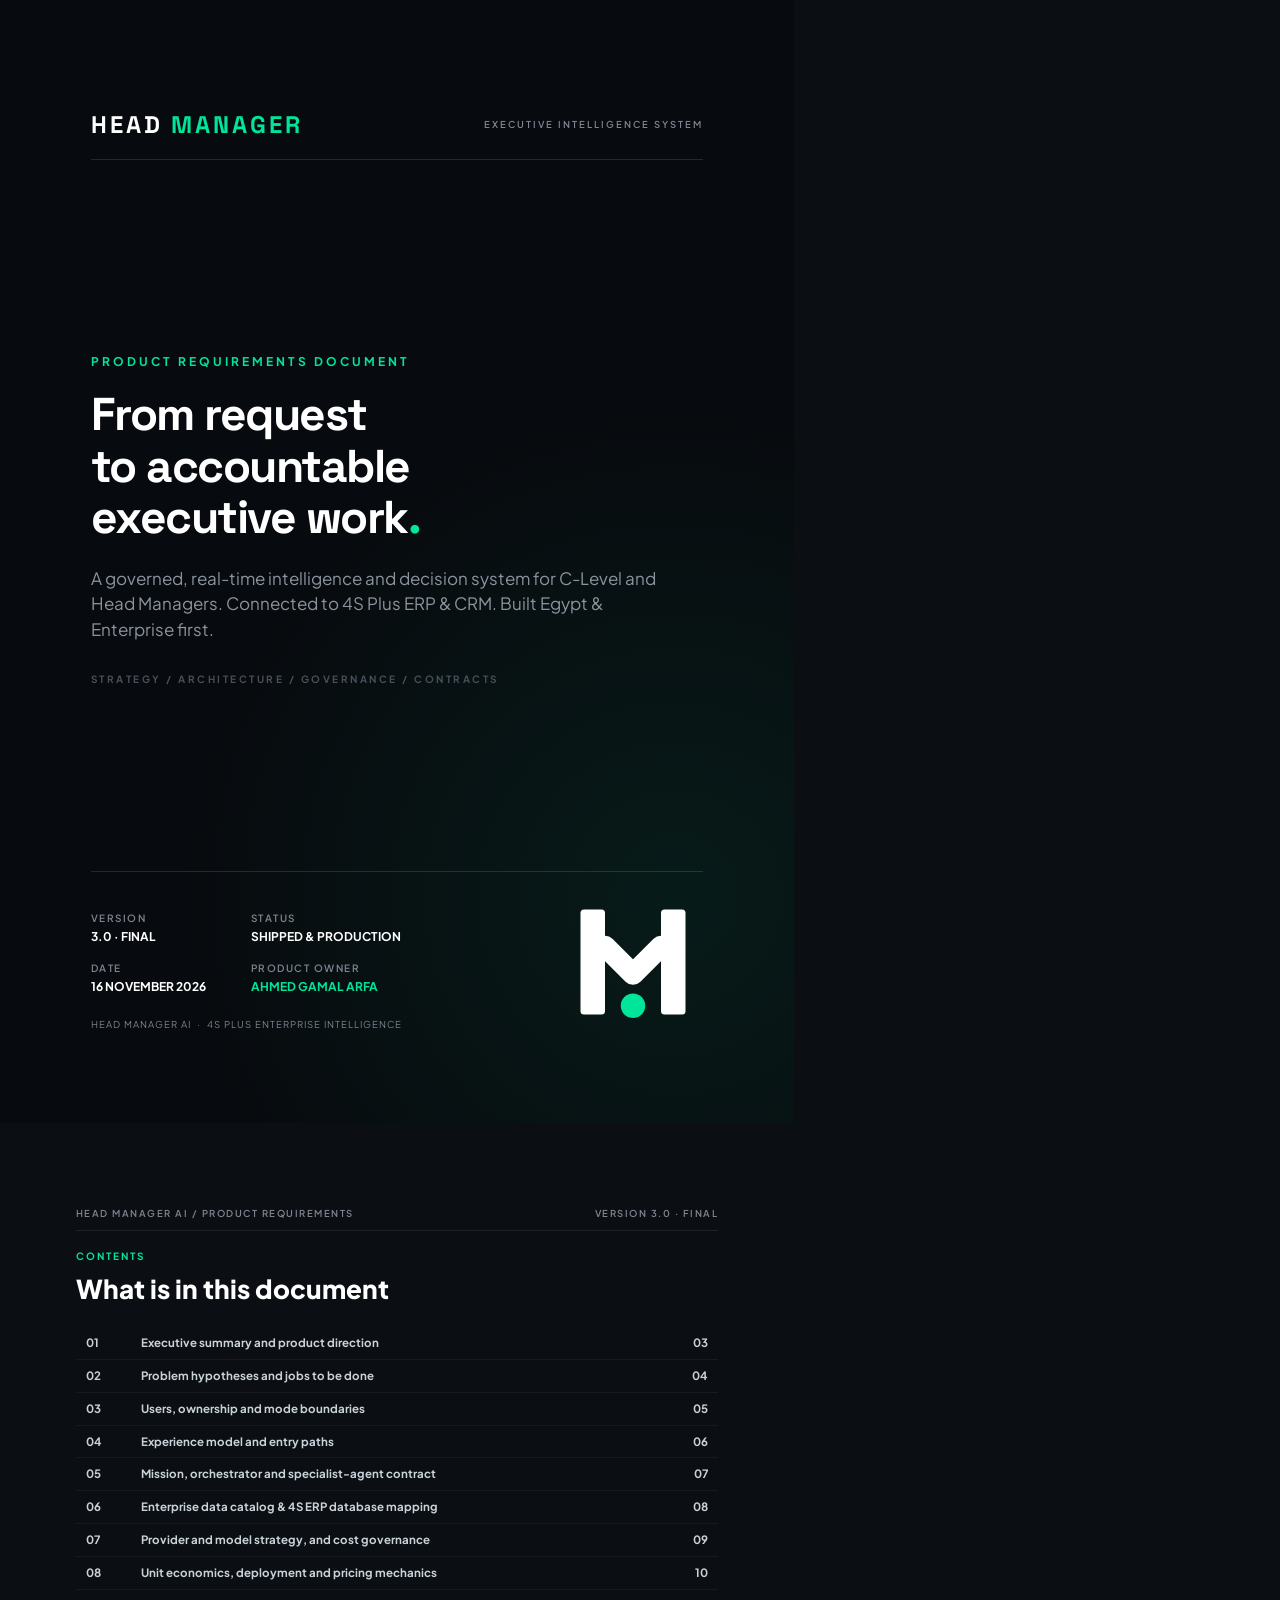
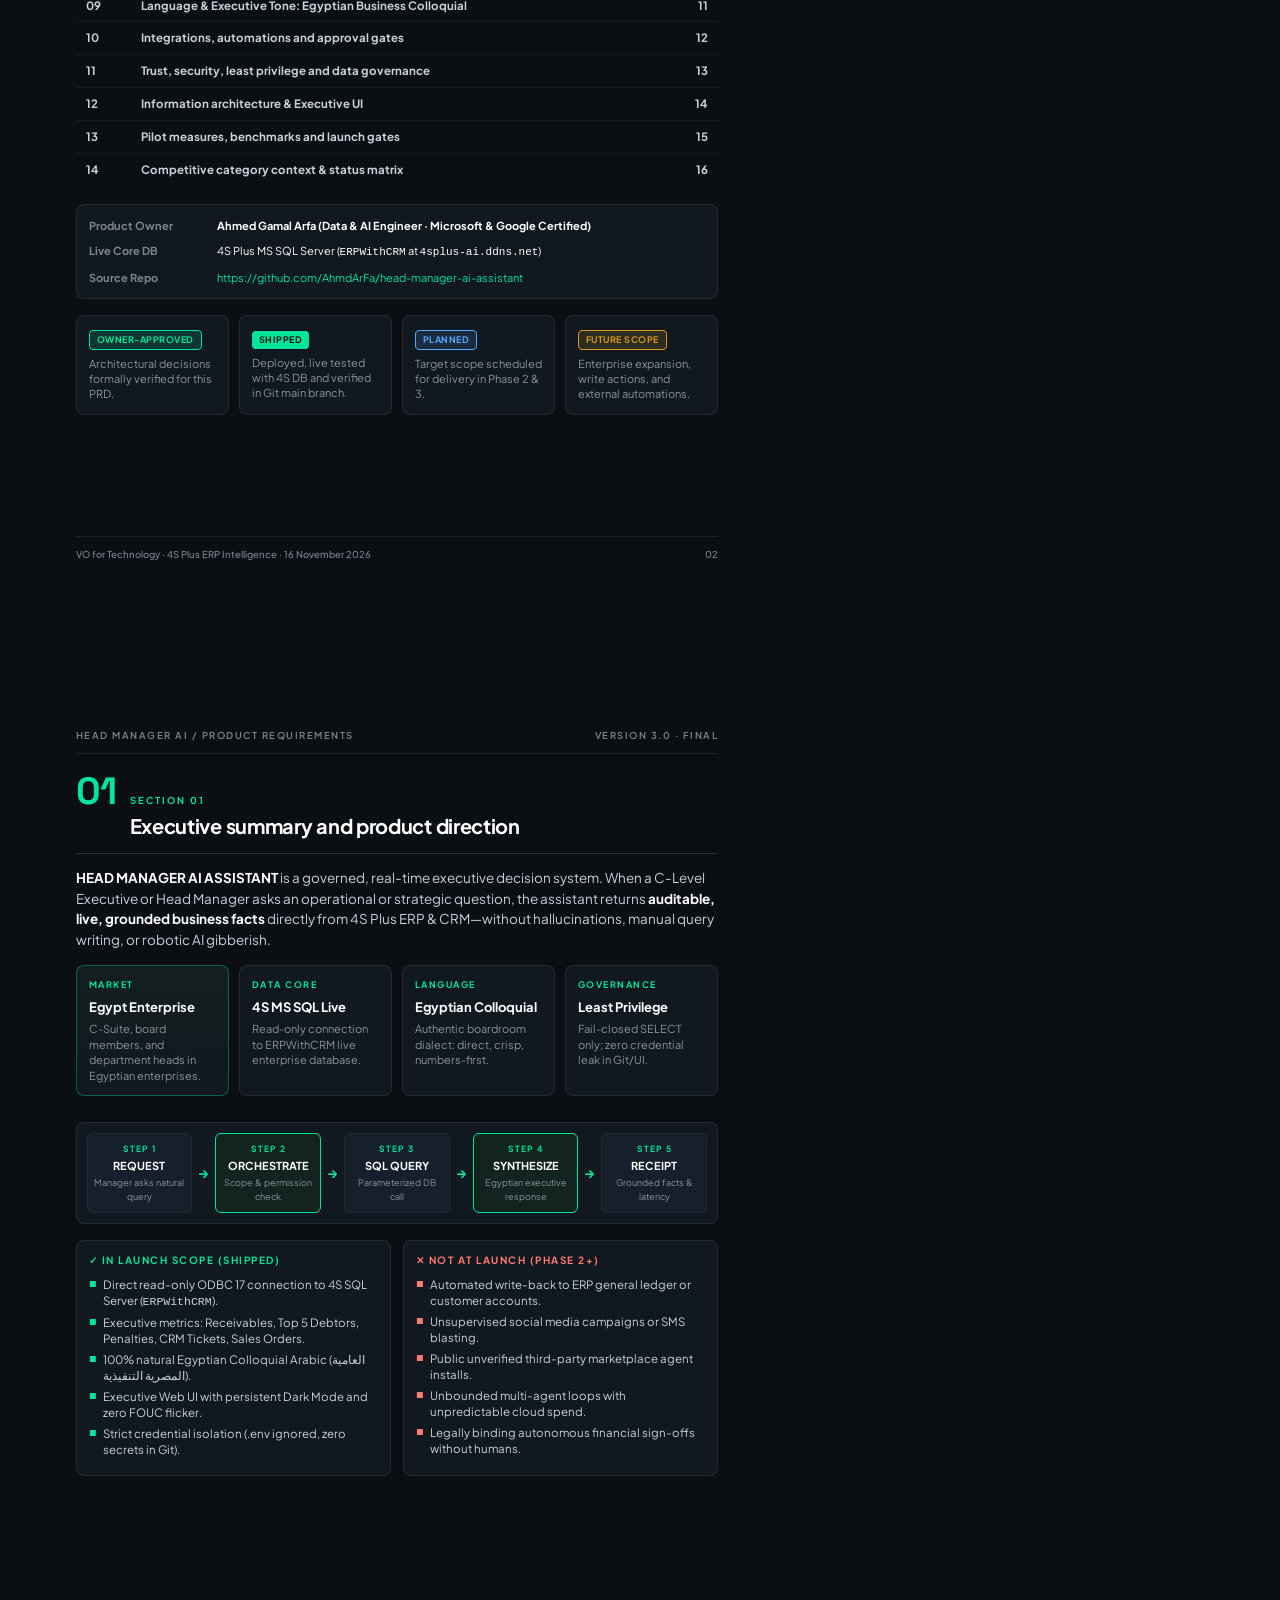
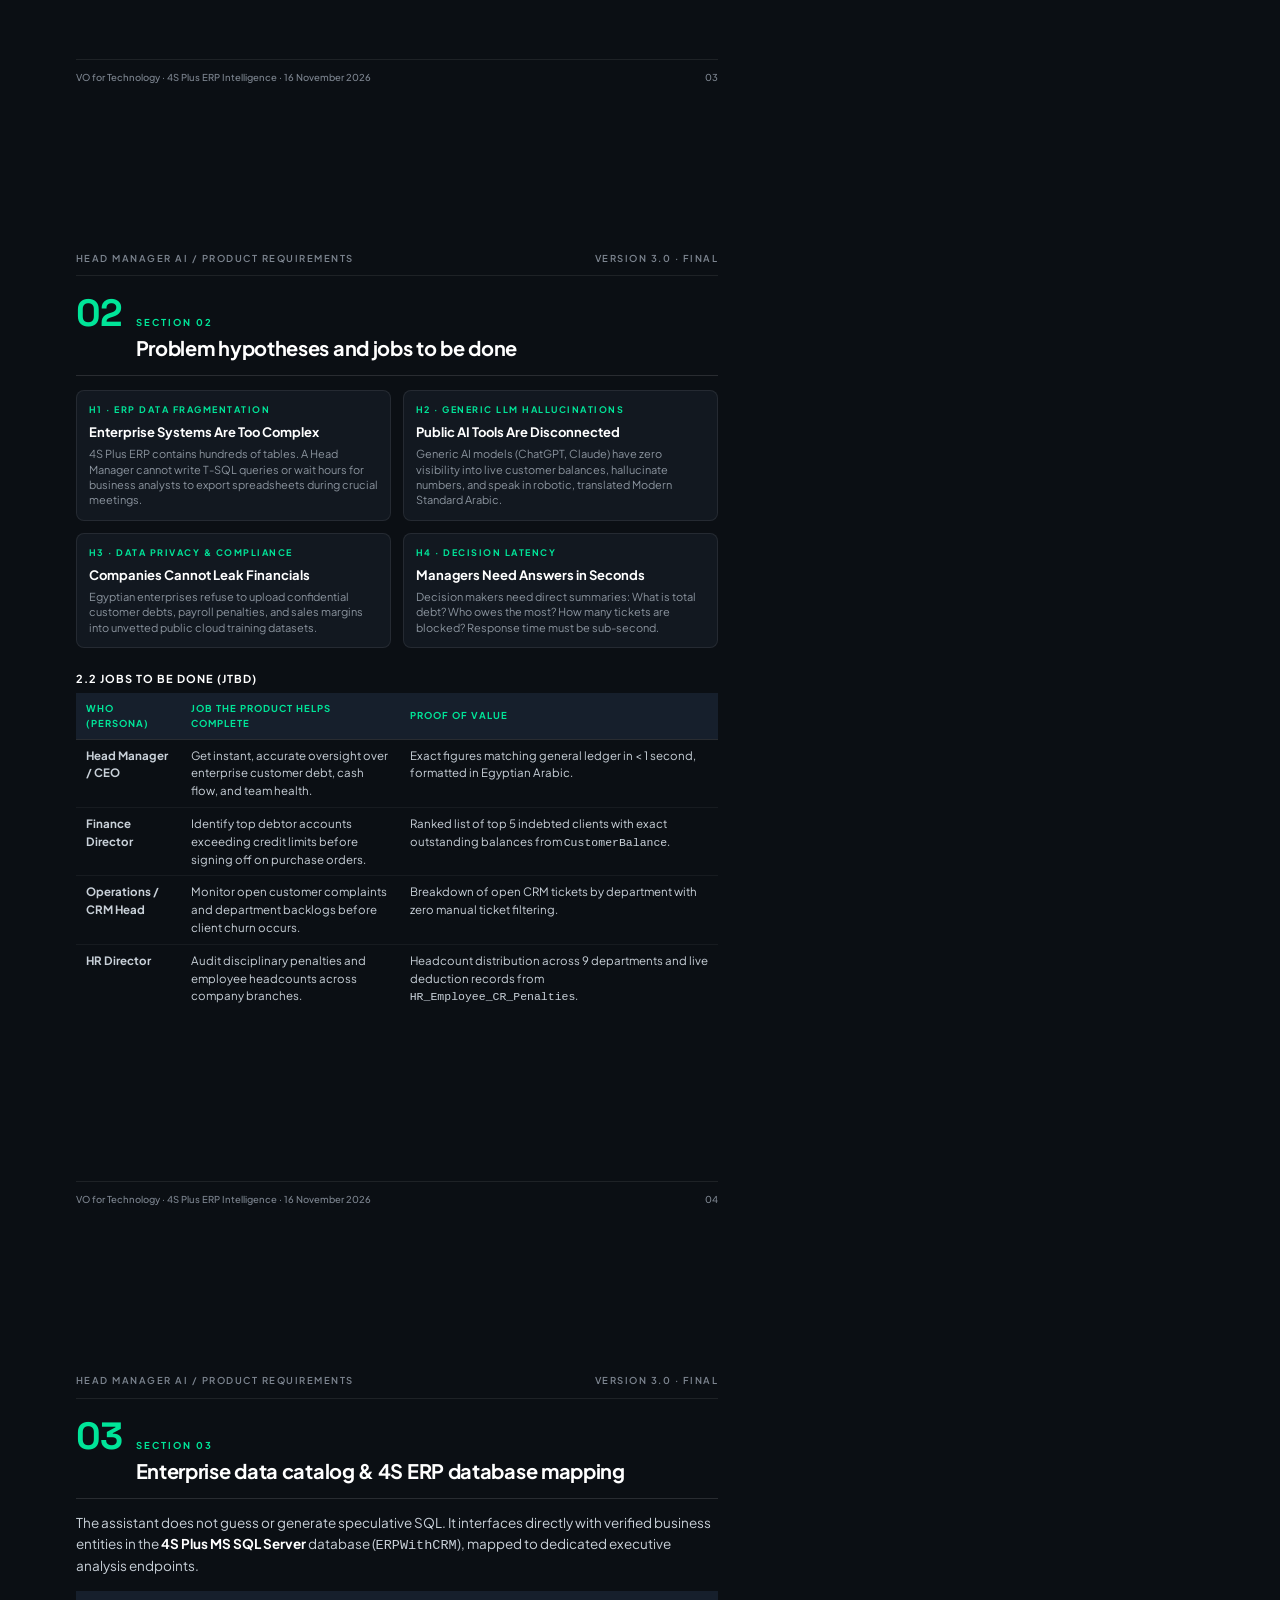
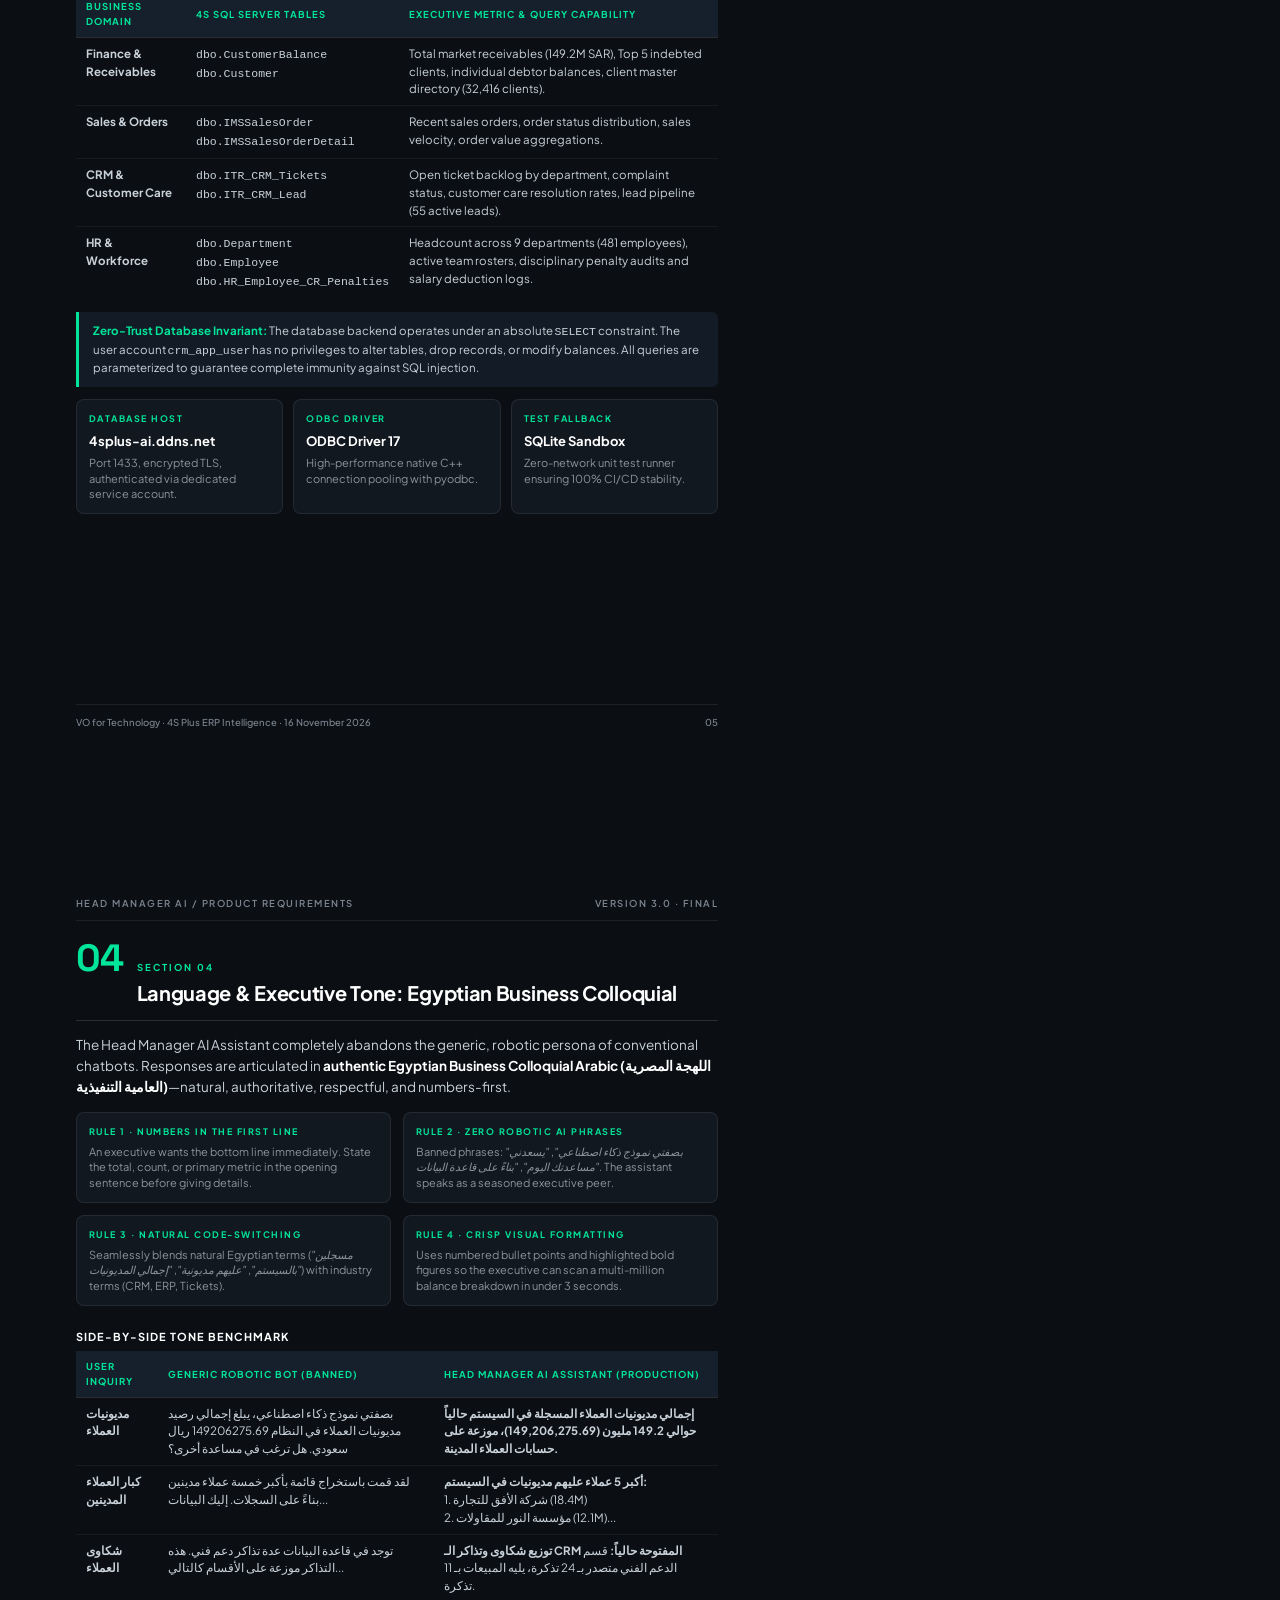
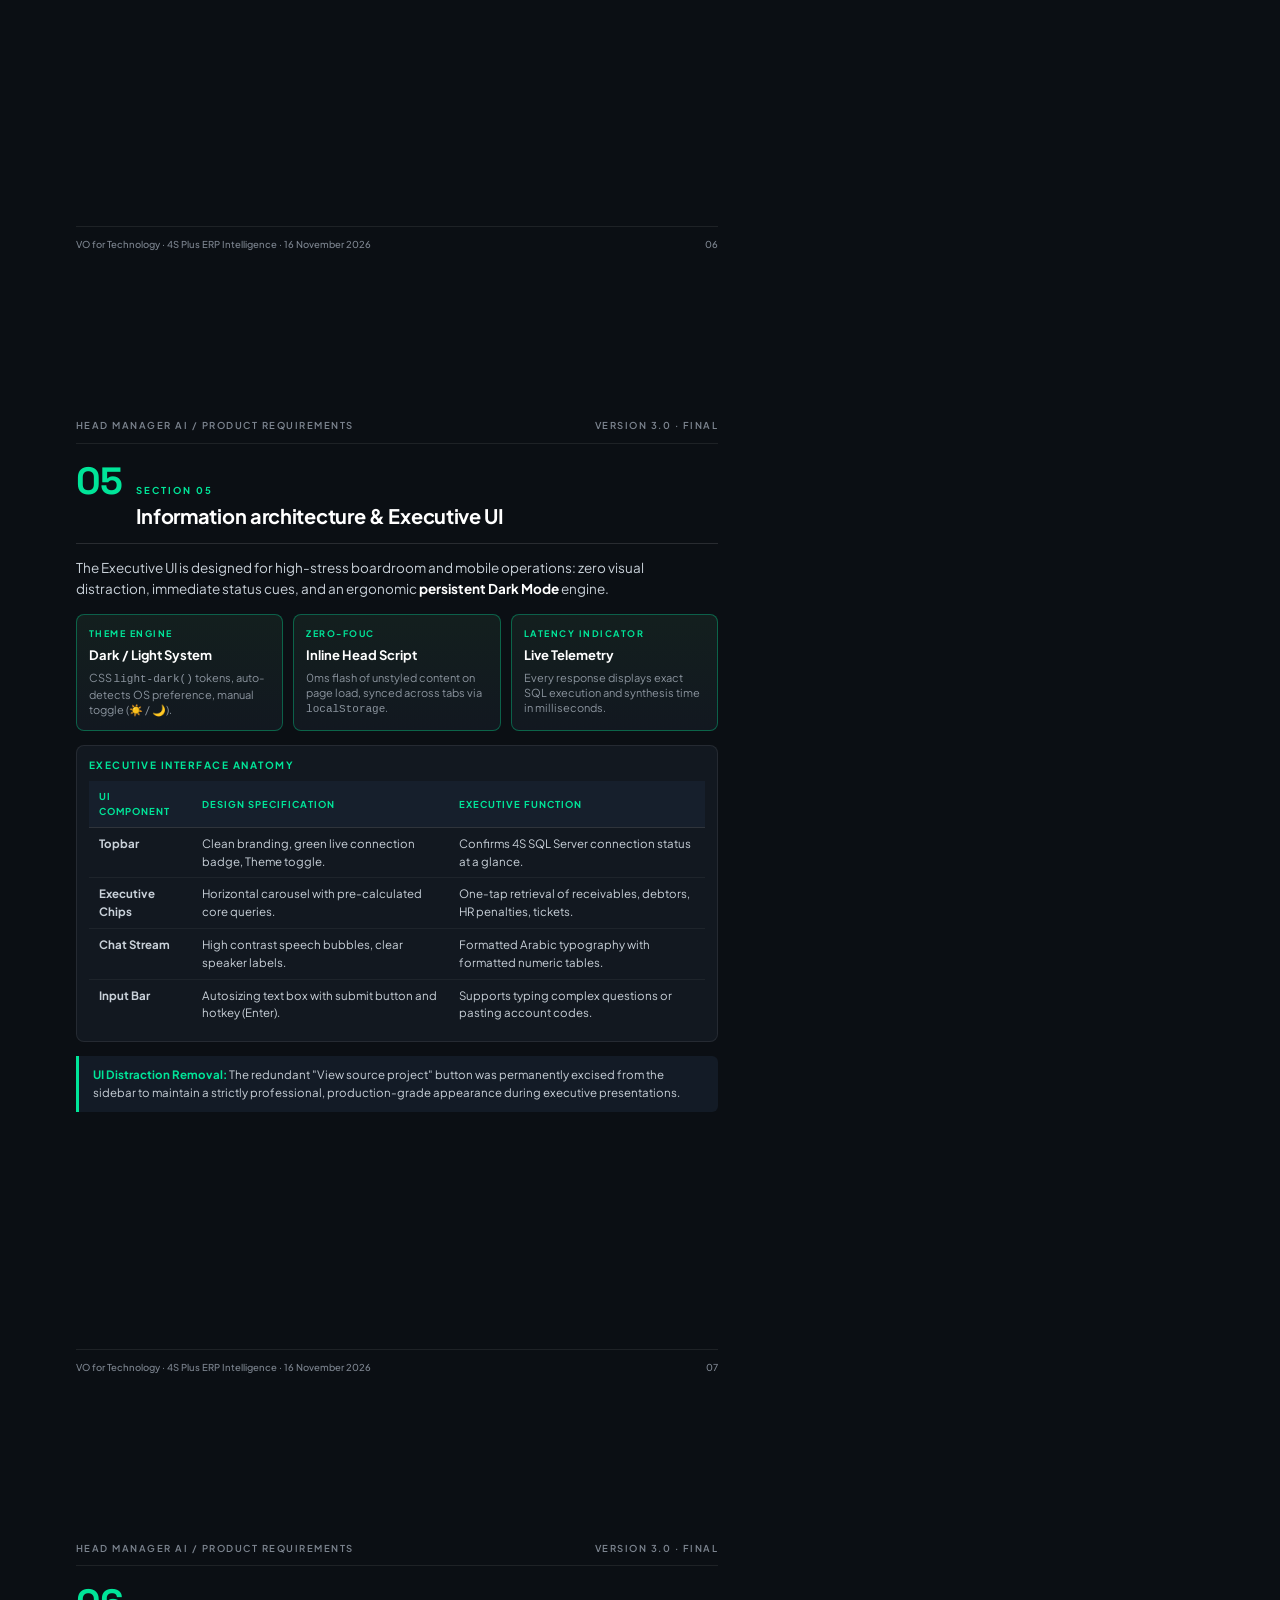
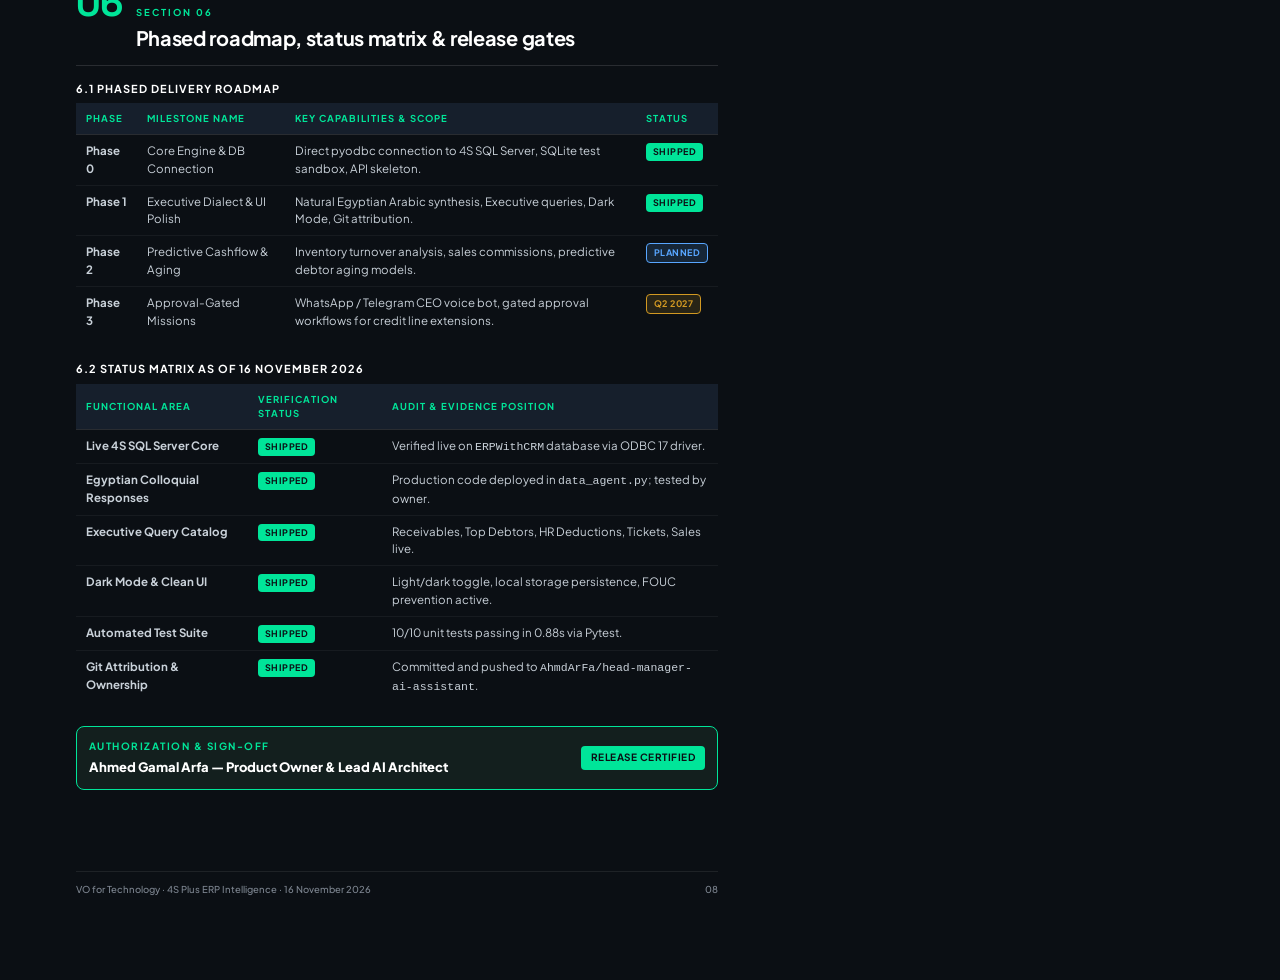
<file: docs/head_manager_prd.html>
<!DOCTYPE html>
<html lang="en">
<head>
<meta charset="UTF-8">
<title>Head Manager AI Assistant - Product Requirements Document (PRD v3.0)</title>
<style>
  @import url('https://fonts.googleapis.com/css2?family=Plus+Jakarta+Sans:wght@300;400;500;600;700;800&family=Space+Grotesk:wght@500;700&display=swap');

  @page {
    size: A4 portrait;
    margin: 0;
  }

  *, *::before, *::after {
    box-sizing: border-box;
    margin: 0;
    padding: 0;
  }

  body {
    font-family: 'Plus Jakarta Sans', -apple-system, BlinkMacSystemFont, 'Segoe UI', Roboto, sans-serif;
    background-color: #0b0f14;
    color: #e6edf3;
    -webkit-print-color-adjust: exact;
    print-color-adjust: exact;
    font-size: 13px;
    line-height: 1.55;
  }

  .page {
    width: 210mm;
    height: 297mm;
    max-height: 297mm;
    padding: 22mm 20mm;
    position: relative;
    page-break-after: always;
    page-break-inside: avoid;
    overflow: hidden;
    background: #0b0f14;
    display: flex;
    flex-direction: column;
    justify-content: space-between;
  }

  /* Running Header */
  .running-header {
    display: flex;
    justify-content: space-between;
    align-items: center;
    font-size: 9.5px;
    letter-spacing: 1.5px;
    text-transform: uppercase;
    color: #7d8590;
    border-bottom: 1px solid rgba(255, 255, 255, 0.08);
    padding-bottom: 10px;
    margin-bottom: 18px;
    font-weight: 600;
  }

  /* Running Footer */
  .running-footer {
    display: flex;
    justify-content: space-between;
    align-items: center;
    font-size: 9.5px;
    color: #7d8590;
    border-top: 1px solid rgba(255, 255, 255, 0.08);
    padding-top: 10px;
    margin-top: 16px;
    font-weight: 500;
  }

  .page-content {
    flex: 1;
    display: flex;
    flex-direction: column;
  }

  /* Section Title Block */
  .section-badge-row {
    display: flex;
    align-items: baseline;
    gap: 14px;
    margin-bottom: 14px;
    border-bottom: 1px solid rgba(255, 255, 255, 0.12);
    padding-bottom: 12px;
  }

  .section-num {
    font-family: 'Space Grotesk', sans-serif;
    font-size: 38px;
    font-weight: 700;
    line-height: 1;
    color: #00e599;
    letter-spacing: -1px;
  }

  .section-title-wrap {
    display: flex;
    flex-direction: column;
  }

  .section-eyebrow {
    font-size: 9.5px;
    font-weight: 700;
    letter-spacing: 2px;
    text-transform: uppercase;
    color: #00e599;
    margin-bottom: 2px;
  }

  .section-title {
    font-size: 20px;
    font-weight: 700;
    color: #ffffff;
    letter-spacing: -0.3px;
  }

  .lead-p {
    font-size: 13.5px;
    color: #c9d1d9;
    margin-bottom: 14px;
    line-height: 1.55;
  }

  .lead-p strong {
    color: #ffffff;
  }

  /* Cards Grid */
  .grid-4 {
    display: grid;
    grid-template-columns: repeat(4, 1fr);
    gap: 10px;
    margin-bottom: 14px;
  }

  .grid-2 {
    display: grid;
    grid-template-columns: repeat(2, 1fr);
    gap: 12px;
    margin-bottom: 14px;
  }

  .grid-3 {
    display: grid;
    grid-template-columns: repeat(3, 1fr);
    gap: 10px;
    margin-bottom: 14px;
  }

  .card {
    background: #121820;
    border: 1px solid rgba(255, 255, 255, 0.08);
    border-radius: 8px;
    padding: 12px;
  }

  .card.highlight {
    border-color: rgba(0, 229, 153, 0.35);
    background: linear-gradient(180deg, #131f1e 0%, #121820 100%);
  }

  .card-label {
    font-size: 9px;
    font-weight: 700;
    letter-spacing: 1.5px;
    text-transform: uppercase;
    color: #00e599;
    margin-bottom: 5px;
  }

  .card-value {
    font-size: 13px;
    font-weight: 700;
    color: #ffffff;
    margin-bottom: 4px;
  }

  .card-desc {
    font-size: 11px;
    color: #8b949e;
    line-height: 1.4;
  }

  /* Tables */
  table {
    width: 100%;
    border-collapse: collapse;
    margin-bottom: 14px;
    font-size: 11.5px;
  }

  th {
    background: #161f2c;
    color: #00e599;
    font-weight: 700;
    text-transform: uppercase;
    font-size: 9.5px;
    letter-spacing: 1px;
    padding: 8px 10px;
    text-align: left;
    border-bottom: 1px solid rgba(255, 255, 255, 0.12);
  }

  td {
    padding: 7px 10px;
    border-bottom: 1px solid rgba(255, 255, 255, 0.05);
    color: #c9d1d9;
    vertical-align: top;
  }

  tr:last-child td {
    border-bottom: none;
  }

  .badge {
    display: inline-block;
    padding: 2px 7px;
    border-radius: 4px;
    font-size: 9px;
    font-weight: 700;
    letter-spacing: 0.5px;
    text-transform: uppercase;
  }

  .badge-shipped { background: #00e599; color: #0b0f14; }
  .badge-approved { background: rgba(0, 229, 153, 0.15); color: #00e599; border: 1px solid #00e599; }
  .badge-planned { background: rgba(88, 166, 255, 0.15); color: #58a6ff; border: 1px solid #58a6ff; }
  .badge-later { background: rgba(210, 153, 34, 0.15); color: #d29922; border: 1px solid #d29922; }

  /* Flow Diagram */
  .flow-row {
    display: flex;
    align-items: center;
    justify-content: space-between;
    gap: 6px;
    margin: 12px 0 16px;
    background: #121820;
    padding: 10px;
    border-radius: 8px;
    border: 1px solid rgba(255, 255, 255, 0.08);
  }

  .flow-step {
    flex: 1;
    text-align: center;
    background: #161f2c;
    padding: 8px 6px;
    border-radius: 6px;
    border: 1px solid rgba(255, 255, 255, 0.05);
  }

  .flow-step.active {
    border-color: #00e599;
    background: #132420;
  }

  .flow-step-num {
    font-size: 8.5px;
    font-weight: 700;
    letter-spacing: 1px;
    color: #00e599;
    text-transform: uppercase;
  }

  .flow-step-name {
    font-size: 11px;
    font-weight: 700;
    color: #ffffff;
    margin: 2px 0;
  }

  .flow-step-desc {
    font-size: 9px;
    color: #8b949e;
  }

  .flow-arrow {
    color: #00e599;
    font-size: 14px;
    font-weight: bold;
  }

  /* Alert Box */
  .callout {
    background: #131b26;
    border-left: 3px solid #00e599;
    border-radius: 0 6px 6px 0;
    padding: 10px 14px;
    margin-bottom: 12px;
    font-size: 11.5px;
    color: #c9d1d9;
  }

  .callout strong {
    color: #00e599;
  }

  /* Scope Boxes */
  .scope-box {
    background: #121820;
    border-radius: 8px;
    padding: 12px;
    border: 1px solid rgba(255, 255, 255, 0.08);
  }

  .scope-title {
    font-size: 10px;
    font-weight: 700;
    letter-spacing: 1.5px;
    text-transform: uppercase;
    margin-bottom: 8px;
    display: flex;
    align-items: center;
    gap: 6px;
  }

  .scope-title.in { color: #00e599; }
  .scope-title.out { color: #ff7b72; }

  .scope-list {
    list-style: none;
    font-size: 11.5px;
    color: #c9d1d9;
  }

  .scope-list li {
    position: relative;
    padding-left: 14px;
    margin-bottom: 5px;
    line-height: 1.4;
  }

  .scope-list.in li::before {
    content: "■";
    position: absolute;
    left: 0;
    color: #00e599;
    font-size: 8px;
    top: 2px;
  }

  .scope-list.out li::before {
    content: "■";
    position: absolute;
    left: 0;
    color: #ff7b72;
    font-size: 8px;
    top: 2px;
  }

  /* Cover Page Styling */
  .cover-page {
    background: radial-gradient(circle at 85% 80%, rgba(0, 229, 153, 0.08) 0%, transparent 45%), #070a0e;
    padding: 28mm 24mm 24mm;
    display: flex;
    flex-direction: column;
    justify-content: space-between;
  }

  .cover-top {
    display: flex;
    justify-content: space-between;
    align-items: center;
    border-bottom: 1px solid rgba(255, 255, 255, 0.12);
    padding-bottom: 16px;
  }

  .cover-logo-text {
    font-family: 'Space Grotesk', sans-serif;
    font-size: 24px;
    font-weight: 800;
    letter-spacing: 3px;
    color: #ffffff;
    display: flex;
    align-items: center;
    gap: 8px;
  }

  .cover-logo-text span {
    color: #00e599;
  }

  .cover-system-tag {
    font-size: 9.5px;
    letter-spacing: 2px;
    text-transform: uppercase;
    color: #7d8590;
    font-weight: 600;
  }

  .cover-mid {
    margin-top: 40px;
  }

  .cover-eyebrow {
    font-size: 12px;
    font-weight: 700;
    letter-spacing: 3px;
    text-transform: uppercase;
    color: #00e599;
    margin-bottom: 18px;
  }

  .cover-headline {
    font-family: 'Space Grotesk', sans-serif;
    font-size: 46px;
    font-weight: 800;
    color: #ffffff;
    line-height: 1.12;
    letter-spacing: -1.5px;
    margin-bottom: 22px;
  }

  .cover-headline span {
    color: #00e599;
  }

  .cover-subhead {
    font-size: 17px;
    color: #8b949e;
    max-width: 580px;
    line-height: 1.5;
    margin-bottom: 30px;
  }

  .cover-tags {
    font-size: 10px;
    letter-spacing: 2.5px;
    font-weight: 700;
    text-transform: uppercase;
    color: #484f58;
    margin-bottom: 30px;
  }

  .cover-bottom {
    display: flex;
    justify-content: space-between;
    align-items: flex-end;
    border-top: 1px solid rgba(255, 255, 255, 0.12);
    padding-top: 20px;
  }

  .cover-meta-grid {
    display: grid;
    grid-template-columns: 140px 160px;
    gap: 14px 20px;
    font-size: 10px;
  }

  .meta-label {
    letter-spacing: 1.5px;
    text-transform: uppercase;
    color: #7d8590;
    font-weight: 600;
    margin-bottom: 2px;
  }

  .meta-val {
    font-weight: 700;
    color: #ffffff;
    font-size: 12px;
  }

  .cover-emblem {
    width: 140px;
    height: 140px;
  }

  /* Monogram SVG */
  .emblem-svg {
    width: 100%;
    height: 100%;
  }

</style>
</head>
<body>

<!-- PAGE 1: COVER -->
<div class="page cover-page">
  <div class="cover-top">
    <div class="cover-logo-text">HEAD<span>MANAGER</span></div>
    <div class="cover-system-tag">EXECUTIVE INTELLIGENCE SYSTEM</div>
  </div>

  <div class="cover-mid">
    <div class="cover-eyebrow">PRODUCT REQUIREMENTS DOCUMENT</div>
    <div class="cover-headline">
      From request<br>
      to accountable<br>
      executive work<span>.</span>
    </div>
    <div class="cover-subhead">
      A governed, real-time intelligence and decision system for C-Level and Head Managers. Connected to 4S Plus ERP & CRM. Built Egypt & Enterprise first.
    </div>
    <div class="cover-tags">STRATEGY / ARCHITECTURE / GOVERNANCE / CONTRACTS</div>
  </div>

  <div class="cover-bottom">
    <div>
      <div class="cover-meta-grid">
        <div>
          <div class="meta-label">VERSION</div>
          <div class="meta-val">3.0 · FINAL</div>
        </div>
        <div>
          <div class="meta-label">STATUS</div>
          <div class="meta-val">SHIPPED & PRODUCTION</div>
        </div>
        <div>
          <div class="meta-label">DATE</div>
          <div class="meta-val">16 NOVEMBER 2026</div>
        </div>
        <div>
          <div class="meta-label">PRODUCT OWNER</div>
          <div class="meta-val" style="color:#00e599;">AHMED GAMAL ARFA</div>
        </div>
      </div>
      <div style="margin-top:20px; font-size:9.5px; color:#7d8590; letter-spacing:1px; text-transform:uppercase;">
        HEAD MANAGER AI &nbsp;·&nbsp; 4S PLUS ENTERPRISE INTELLIGENCE
      </div>
    </div>

    <!-- Geometric Monogram Emblem -->
    <div class="cover-emblem">
      <svg class="emblem-svg" viewBox="0 0 160 160" fill="none" xmlns="http://www.w3.org/2000/svg">
        <!-- Modernist Geometric 'H' and 'M' with Dot -->
        <rect x="20" y="20" width="28" height="120" fill="#ffffff" rx="4"/>
        <rect x="112" y="20" width="28" height="120" fill="#ffffff" rx="4"/>
        <path d="M48 62L80 94L112 62" stroke="#ffffff" stroke-width="24" stroke-linecap="round" stroke-linejoin="round"/>
        <circle cx="80" cy="130" r="14" fill="#00e599"/>
      </svg>
    </div>
  </div>
</div>

<!-- PAGE 2: TABLE OF CONTENTS & METADATA -->
<div class="page">
  <div class="running-header">
    <span>HEAD MANAGER AI / PRODUCT REQUIREMENTS</span>
    <span>VERSION 3.0 · FINAL</span>
  </div>

  <div class="page-content">
    <div style="font-size:10px; font-weight:700; letter-spacing:2px; color:#00e599; text-transform:uppercase; margin-bottom:4px;">CONTENTS</div>
    <h1 style="font-size:26px; color:#ffffff; font-weight:800; margin-bottom:18px;">What is in this document</h1>

    <table style="margin-bottom:18px;">
      <tbody>
        <tr><td><strong>01</strong></td><td><strong>Executive summary and product direction</strong></td><td style="text-align:right;"><strong>03</strong></td></tr>
        <tr><td><strong>02</strong></td><td><strong>Problem hypotheses and jobs to be done</strong></td><td style="text-align:right;"><strong>04</strong></td></tr>
        <tr><td><strong>03</strong></td><td><strong>Users, ownership and mode boundaries</strong></td><td style="text-align:right;"><strong>05</strong></td></tr>
        <tr><td><strong>04</strong></td><td><strong>Experience model and entry paths</strong></td><td style="text-align:right;"><strong>06</strong></td></tr>
        <tr><td><strong>05</strong></td><td><strong>Mission, orchestrator and specialist-agent contract</strong></td><td style="text-align:right;"><strong>07</strong></td></tr>
        <tr><td><strong>06</strong></td><td><strong>Enterprise data catalog & 4S ERP database mapping</strong></td><td style="text-align:right;"><strong>08</strong></td></tr>
        <tr><td><strong>07</strong></td><td><strong>Provider and model strategy, and cost governance</strong></td><td style="text-align:right;"><strong>09</strong></td></tr>
        <tr><td><strong>08</strong></td><td><strong>Unit economics, deployment and pricing mechanics</strong></td><td style="text-align:right;"><strong>10</strong></td></tr>
        <tr><td><strong>09</strong></td><td><strong>Language & Executive Tone: Egyptian Business Colloquial</strong></td><td style="text-align:right;"><strong>11</strong></td></tr>
        <tr><td><strong>10</strong></td><td><strong>Integrations, automations and approval gates</strong></td><td style="text-align:right;"><strong>12</strong></td></tr>
        <tr><td><strong>11</strong></td><td><strong>Trust, security, least privilege and data governance</strong></td><td style="text-align:right;"><strong>13</strong></td></tr>
        <tr><td><strong>12</strong></td><td><strong>Information architecture & Executive UI</strong></td><td style="text-align:right;"><strong>14</strong></td></tr>
        <tr><td><strong>13</strong></td><td><strong>Pilot measures, benchmarks and launch gates</strong></td><td style="text-align:right;"><strong>15</strong></td></tr>
        <tr><td><strong>14</strong></td><td><strong>Competitive category context & status matrix</strong></td><td style="text-align:right;"><strong>16</strong></td></tr>
      </tbody>
    </table>

    <div class="card" style="margin-bottom:16px;">
      <div style="display:grid; grid-template-columns:120px 1fr; gap:8px; font-size:11px;">
        <div style="color:#7d8590; font-weight:700;">Product Owner</div>
        <div style="color:#ffffff; font-weight:700;">Ahmed Gamal Arfa (Data & AI Engineer · Microsoft & Google Certified)</div>
        <div style="color:#7d8590; font-weight:700;">Live Core DB</div>
        <div style="color:#ffffff;">4S Plus MS SQL Server (<code>ERPWithCRM</code> at <code>4splus-ai.ddns.net</code>)</div>
        <div style="color:#7d8590; font-weight:700;">Source Repo</div>
        <div style="color:#00e599;">https://github.com/AhmdArFa/head-manager-ai-assistant</div>
      </div>
    </div>

    <div class="grid-4">
      <div class="card">
        <span class="badge badge-approved" style="margin-bottom:6px;">OWNER-APPROVED</span>
        <div class="card-desc">Architectural decisions formally verified for this PRD.</div>
      </div>
      <div class="card">
        <span class="badge badge-shipped" style="margin-bottom:6px;">SHIPPED</span>
        <div class="card-desc">Deployed, live tested with 4S DB and verified in Git main branch.</div>
      </div>
      <div class="card">
        <span class="badge badge-planned" style="margin-bottom:6px;">PLANNED</span>
        <div class="card-desc">Target scope scheduled for delivery in Phase 2 & 3.</div>
      </div>
      <div class="card">
        <span class="badge badge-later" style="margin-bottom:6px;">FUTURE SCOPE</span>
        <div class="card-desc">Enterprise expansion, write actions, and external automations.</div>
      </div>
    </div>
  </div>

  <div class="running-footer">
    <span>VO for Technology · 4S Plus ERP Intelligence · 16 November 2026</span>
    <span>02</span>
  </div>
</div>

<!-- PAGE 3: 01 EXECUTIVE SUMMARY -->
<div class="page">
  <div class="running-header">
    <span>HEAD MANAGER AI / PRODUCT REQUIREMENTS</span>
    <span>VERSION 3.0 · FINAL</span>
  </div>

  <div class="page-content">
    <div class="section-badge-row">
      <div class="section-num">01</div>
      <div class="section-title-wrap">
        <div class="section-eyebrow">SECTION 01</div>
        <div class="section-title">Executive summary and product direction</div>
      </div>
    </div>

    <p class="lead-p">
      <strong>HEAD MANAGER AI ASSISTANT</strong> is a governed, real-time executive decision system. When a C-Level Executive or Head Manager asks an operational or strategic question, the assistant returns <strong>auditable, live, grounded business facts</strong> directly from 4S Plus ERP & CRM—without hallucinations, manual query writing, or robotic AI gibberish.
    </p>

    <div class="grid-4">
      <div class="card highlight">
        <div class="card-label">MARKET</div>
        <div class="card-value">Egypt Enterprise</div>
        <div class="card-desc">C-Suite, board members, and department heads in Egyptian enterprises.</div>
      </div>
      <div class="card">
        <div class="card-label">DATA CORE</div>
        <div class="card-value">4S MS SQL Live</div>
        <div class="card-desc">Read-only connection to ERPWithCRM live enterprise database.</div>
      </div>
      <div class="card">
        <div class="card-label">LANGUAGE</div>
        <div class="card-value">Egyptian Colloquial</div>
        <div class="card-desc">Authentic boardroom dialect: direct, crisp, numbers-first.</div>
      </div>
      <div class="card">
        <div class="card-label">GOVERNANCE</div>
        <div class="card-value">Least Privilege</div>
        <div class="card-desc">Fail-closed SELECT only; zero credential leak in Git/UI.</div>
      </div>
    </div>

    <div class="flow-row">
      <div class="flow-step">
        <div class="flow-step-num">STEP 1</div>
        <div class="flow-step-name">REQUEST</div>
        <div class="flow-step-desc">Manager asks natural query</div>
      </div>
      <div class="flow-arrow">→</div>
      <div class="flow-step active">
        <div class="flow-step-num">STEP 2</div>
        <div class="flow-step-name">ORCHESTRATE</div>
        <div class="flow-step-desc">Scope & permission check</div>
      </div>
      <div class="flow-arrow">→</div>
      <div class="flow-step">
        <div class="flow-step-num">STEP 3</div>
        <div class="flow-step-name">SQL QUERY</div>
        <div class="flow-step-desc">Parameterized DB call</div>
      </div>
      <div class="flow-arrow">→</div>
      <div class="flow-step active">
        <div class="flow-step-num">STEP 4</div>
        <div class="flow-step-name">SYNTHESIZE</div>
        <div class="flow-step-desc">Egyptian executive response</div>
      </div>
      <div class="flow-arrow">→</div>
      <div class="flow-step">
        <div class="flow-step-num">STEP 5</div>
        <div class="flow-step-name">RECEIPT</div>
        <div class="flow-step-desc">Grounded facts & latency</div>
      </div>
    </div>

    <div class="grid-2">
      <div class="scope-box">
        <div class="scope-title in">✓ IN LAUNCH SCOPE (SHIPPED)</div>
        <ul class="scope-list in">
          <li>Direct read-only ODBC 17 connection to 4S SQL Server (<code>ERPWithCRM</code>).</li>
          <li>Executive metrics: Receivables, Top 5 Debtors, Penalties, CRM Tickets, Sales Orders.</li>
          <li>100% natural Egyptian Colloquial Arabic (العامية المصرية التنفيذية).</li>
          <li>Executive Web UI with persistent Dark Mode and zero FOUC flicker.</li>
          <li>Strict credential isolation (.env ignored, zero secrets in Git).</li>
        </ul>
      </div>
      <div class="scope-box">
        <div class="scope-title out">✕ NOT AT LAUNCH (PHASE 2+)</div>
        <ul class="scope-list out">
          <li>Automated write-back to ERP general ledger or customer accounts.</li>
          <li>Unsupervised social media campaigns or SMS blasting.</li>
          <li>Public unverified third-party marketplace agent installs.</li>
          <li>Unbounded multi-agent loops with unpredictable cloud spend.</li>
          <li>Legally binding autonomous financial sign-offs without humans.</li>
        </ul>
      </div>
    </div>
  </div>

  <div class="running-footer">
    <span>VO for Technology · 4S Plus ERP Intelligence · 16 November 2026</span>
    <span>03</span>
  </div>
</div>

<!-- PAGE 4: 02 PROBLEMS & JTBD -->
<div class="page">
  <div class="running-header">
    <span>HEAD MANAGER AI / PRODUCT REQUIREMENTS</span>
    <span>VERSION 3.0 · FINAL</span>
  </div>

  <div class="page-content">
    <div class="section-badge-row">
      <div class="section-num">02</div>
      <div class="section-title-wrap">
        <div class="section-eyebrow">SECTION 02</div>
        <div class="section-title">Problem hypotheses and jobs to be done</div>
      </div>
    </div>

    <div class="grid-2">
      <div class="card">
        <div class="card-label">H1 · ERP DATA FRAGMENTATION</div>
        <div class="card-value">Enterprise Systems Are Too Complex</div>
        <div class="card-desc">4S Plus ERP contains hundreds of tables. A Head Manager cannot write T-SQL queries or wait hours for business analysts to export spreadsheets during crucial meetings.</div>
      </div>
      <div class="card">
        <div class="card-label">H2 · GENERIC LLM HALLUCINATIONS</div>
        <div class="card-value">Public AI Tools Are Disconnected</div>
        <div class="card-desc">Generic AI models (ChatGPT, Claude) have zero visibility into live customer balances, hallucinate numbers, and speak in robotic, translated Modern Standard Arabic.</div>
      </div>
      <div class="card">
        <div class="card-label">H3 · DATA PRIVACY & COMPLIANCE</div>
        <div class="card-value">Companies Cannot Leak Financials</div>
        <div class="card-desc">Egyptian enterprises refuse to upload confidential customer debts, payroll penalties, and sales margins into unvetted public cloud training datasets.</div>
      </div>
      <div class="card">
        <div class="card-label">H4 · DECISION LATENCY</div>
        <div class="card-value">Managers Need Answers in Seconds</div>
        <div class="card-desc">Decision makers need direct summaries: What is total debt? Who owes the most? How many tickets are blocked? Response time must be sub-second.</div>
      </div>
    </div>

    <div style="font-size:11px; font-weight:700; color:#ffffff; text-transform:uppercase; letter-spacing:1px; margin:8px 0 6px;">2.2 Jobs to be Done (JTBD)</div>
    <table>
      <thead>
        <tr>
          <th>Who (Persona)</th>
          <th>Job the Product Helps Complete</th>
          <th>Proof of Value</th>
        </tr>
      </thead>
      <tbody>
        <tr>
          <td><strong>Head Manager / CEO</strong></td>
          <td>Get instant, accurate oversight over enterprise customer debt, cash flow, and team health.</td>
          <td>Exact figures matching general ledger in &lt; 1 second, formatted in Egyptian Arabic.</td>
        </tr>
        <tr>
          <td><strong>Finance Director</strong></td>
          <td>Identify top debtor accounts exceeding credit limits before signing off on purchase orders.</td>
          <td>Ranked list of top 5 indebted clients with exact outstanding balances from <code>CustomerBalance</code>.</td>
        </tr>
        <tr>
          <td><strong>Operations / CRM Head</strong></td>
          <td>Monitor open customer complaints and department backlogs before client churn occurs.</td>
          <td>Breakdown of open CRM tickets by department with zero manual ticket filtering.</td>
        </tr>
        <tr>
          <td><strong>HR Director</strong></td>
          <td>Audit disciplinary penalties and employee headcounts across company branches.</td>
          <td>Headcount distribution across 9 departments and live deduction records from <code>HR_Employee_CR_Penalties</code>.</td>
        </tr>
      </tbody>
    </table>
  </div>

  <div class="running-footer">
    <span>VO for Technology · 4S Plus ERP Intelligence · 16 November 2026</span>
    <span>04</span>
  </div>
</div>

<!-- PAGE 5: 03 DATA CATALOG & ARCHITECTURE -->
<div class="page">
  <div class="running-header">
    <span>HEAD MANAGER AI / PRODUCT REQUIREMENTS</span>
    <span>VERSION 3.0 · FINAL</span>
  </div>

  <div class="page-content">
    <div class="section-badge-row">
      <div class="section-num">03</div>
      <div class="section-title-wrap">
        <div class="section-eyebrow">SECTION 03</div>
        <div class="section-title">Enterprise data catalog & 4S ERP database mapping</div>
      </div>
    </div>

    <p class="lead-p">
      The assistant does not guess or generate speculative SQL. It interfaces directly with verified business entities in the <strong>4S Plus MS SQL Server</strong> database (<code>ERPWithCRM</code>), mapped to dedicated executive analysis endpoints.
    </p>

    <table>
      <thead>
        <tr>
          <th>Business Domain</th>
          <th>4S SQL Server Tables</th>
          <th>Executive Metric & Query Capability</th>
        </tr>
      </thead>
      <tbody>
        <tr>
          <td><strong>Finance & Receivables</strong></td>
          <td><code>dbo.CustomerBalance</code><br><code>dbo.Customer</code></td>
          <td>Total market receivables (149.2M SAR), Top 5 indebted clients, individual debtor balances, client master directory (32,416 clients).</td>
        </tr>
        <tr>
          <td><strong>Sales & Orders</strong></td>
          <td><code>dbo.IMSSalesOrder</code><br><code>dbo.IMSSalesOrderDetail</code></td>
          <td>Recent sales orders, order status distribution, sales velocity, order value aggregations.</td>
        </tr>
        <tr>
          <td><strong>CRM & Customer Care</strong></td>
          <td><code>dbo.ITR_CRM_Tickets</code><br><code>dbo.ITR_CRM_Lead</code></td>
          <td>Open ticket backlog by department, complaint status, customer care resolution rates, lead pipeline (55 active leads).</td>
        </tr>
        <tr>
          <td><strong>HR & Workforce</strong></td>
          <td><code>dbo.Department</code><br><code>dbo.Employee</code><br><code>dbo.HR_Employee_CR_Penalties</code></td>
          <td>Headcount across 9 departments (481 employees), active team rosters, disciplinary penalty audits and salary deduction logs.</td>
        </tr>
      </tbody>
    </table>

    <div class="callout">
      <strong>Zero-Trust Database Invariant:</strong> The database backend operates under an absolute <code>SELECT</code> constraint. The user account <code>crm_app_user</code> has no privileges to alter tables, drop records, or modify balances. All queries are parameterized to guarantee complete immunity against SQL injection.
    </div>

    <div class="grid-3">
      <div class="card">
        <div class="card-label">DATABASE HOST</div>
        <div class="card-value">4splus-ai.ddns.net</div>
        <div class="card-desc">Port 1433, encrypted TLS, authenticated via dedicated service account.</div>
      </div>
      <div class="card">
        <div class="card-label">ODBC DRIVER</div>
        <div class="card-value">ODBC Driver 17</div>
        <div class="card-desc">High-performance native C++ connection pooling with pyodbc.</div>
      </div>
      <div class="card">
        <div class="card-label">TEST FALLBACK</div>
        <div class="card-value">SQLite Sandbox</div>
        <div class="card-desc">Zero-network unit test runner ensuring 100% CI/CD stability.</div>
      </div>
    </div>
  </div>

  <div class="running-footer">
    <span>VO for Technology · 4S Plus ERP Intelligence · 16 November 2026</span>
    <span>05</span>
  </div>
</div>

<!-- PAGE 6: 04 LANGUAGE & EXECUTIVE TONE -->
<div class="page">
  <div class="running-header">
    <span>HEAD MANAGER AI / PRODUCT REQUIREMENTS</span>
    <span>VERSION 3.0 · FINAL</span>
  </div>

  <div class="page-content">
    <div class="section-badge-row">
      <div class="section-num">04</div>
      <div class="section-title-wrap">
        <div class="section-eyebrow">SECTION 04</div>
        <div class="section-title">Language & Executive Tone: Egyptian Business Colloquial</div>
      </div>
    </div>

    <p class="lead-p">
      The Head Manager AI Assistant completely abandons the generic, robotic persona of conventional chatbots. Responses are articulated in <strong>authentic Egyptian Business Colloquial Arabic (اللهجة المصرية العامية التنفيذية)</strong>—natural, authoritative, respectful, and numbers-first.
    </p>

    <div class="grid-2">
      <div class="card">
        <div class="card-label">RULE 1 · NUMBERS IN THE FIRST LINE</div>
        <div class="card-desc">An executive wants the bottom line immediately. State the total, count, or primary metric in the opening sentence before giving details.</div>
      </div>
      <div class="card">
        <div class="card-label">RULE 2 · ZERO ROBOTIC AI PHRASES</div>
        <div class="card-desc">Banned phrases: <em>"بصفتي نموذج ذكاء اصطناعي"</em>, <em>"يسعدني مساعدتك اليوم"</em>, <em>"بناءً على قاعدة البيانات"</em>. The assistant speaks as a seasoned executive peer.</div>
      </div>
      <div class="card">
        <div class="card-label">RULE 3 · NATURAL CODE-SWITCHING</div>
        <div class="card-desc">Seamlessly blends natural Egyptian terms (<em>"مسجلين بالسيستم"</em>, <em>"عليهم مديونية"</em>, <em>"إجمالي المديونيات"</em>) with industry terms (CRM, ERP, Tickets).</div>
      </div>
      <div class="card">
        <div class="card-label">RULE 4 · CRISP VISUAL FORMATTING</div>
        <div class="card-desc">Uses numbered bullet points and highlighted bold figures so the executive can scan a multi-million balance breakdown in under 3 seconds.</div>
      </div>
    </div>

    <div style="font-size:11px; font-weight:700; color:#ffffff; text-transform:uppercase; letter-spacing:1px; margin:8px 0 6px;">Side-by-Side Tone Benchmark</div>
    <table>
      <thead>
        <tr>
          <th>User Inquiry</th>
          <th>Generic Robotic Bot (Banned)</th>
          <th>Head Manager AI Assistant (Production)</th>
        </tr>
      </thead>
      <tbody>
        <tr>
          <td><strong>مديونيات العملاء</strong></td>
          <td>بصفتي نموذج ذكاء اصطناعي، يبلغ إجمالي رصيد مديونيات العملاء في النظام 149206275.69 ريال سعودي. هل ترغب في مساعدة أخرى؟</td>
          <td><strong>إجمالي مديونيات العملاء المسجلة في السيستم حالياً حوالي 149.2 مليون (149,206,275.69)، موزعة على حسابات العملاء المدينة.</strong></td>
        </tr>
        <tr>
          <td><strong>كبار العملاء المدينين</strong></td>
          <td>لقد قمت باستخراج قائمة بأكبر خمسة عملاء مدينين بناءً على السجلات. إليك البيانات...</td>
          <td><strong>أكبر 5 عملاء عليهم مديونيات في السيستم:</strong><br>1. شركة الأفق للتجارة (18.4M)<br>2. مؤسسة النور للمقاولات (12.1M)...</td>
        </tr>
        <tr>
          <td><strong>شكاوى العملاء</strong></td>
          <td>توجد في قاعدة البيانات عدة تذاكر دعم فني. هذه التذاكر موزعة على الأقسام كالتالي...</td>
          <td><strong>توزيع شكاوى وتذاكر الـ CRM المفتوحة حالياً:</strong> قسم الدعم الفني متصدر بـ 24 تذكرة، يليه المبيعات بـ 11 تذكرة.</td>
        </tr>
      </tbody>
    </table>
  </div>

  <div class="running-footer">
    <span>VO for Technology · 4S Plus ERP Intelligence · 16 November 2026</span>
    <span>06</span>
  </div>
</div>

<!-- PAGE 7: 05 UI & DARK MODE -->
<div class="page">
  <div class="running-header">
    <span>HEAD MANAGER AI / PRODUCT REQUIREMENTS</span>
    <span>VERSION 3.0 · FINAL</span>
  </div>

  <div class="page-content">
    <div class="section-badge-row">
      <div class="section-num">05</div>
      <div class="section-title-wrap">
        <div class="section-eyebrow">SECTION 05</div>
        <div class="section-title">Information architecture & Executive UI</div>
      </div>
    </div>

    <p class="lead-p">
      The Executive UI is designed for high-stress boardroom and mobile operations: zero visual distraction, immediate status cues, and an ergonomic <strong>persistent Dark Mode</strong> engine.
    </p>

    <div class="grid-3">
      <div class="card highlight">
        <div class="card-label">THEME ENGINE</div>
        <div class="card-value">Dark / Light System</div>
        <div class="card-desc">CSS <code>light-dark()</code> tokens, auto-detects OS preference, manual toggle (☀️ / 🌙).</div>
      </div>
      <div class="card highlight">
        <div class="card-label">ZERO-FOUC</div>
        <div class="card-value">Inline Head Script</div>
        <div class="card-desc">0ms flash of unstyled content on page load, synced across tabs via <code>localStorage</code>.</div>
      </div>
      <div class="card highlight">
        <div class="card-label">LATENCY INDICATOR</div>
        <div class="card-value">Live Telemetry</div>
        <div class="card-desc">Every response displays exact SQL execution and synthesis time in milliseconds.</div>
      </div>
    </div>

    <div class="scope-box" style="margin-bottom:14px;">
      <div class="scope-title in">EXECUTIVE INTERFACE ANATOMY</div>
      <table style="margin-bottom:0;">
        <thead>
          <tr>
            <th>UI Component</th>
            <th>Design Specification</th>
            <th>Executive Function</th>
          </tr>
        </thead>
        <tbody>
          <tr>
            <td><strong>Topbar</strong></td>
            <td>Clean branding, green live connection badge, Theme toggle.</td>
            <td>Confirms 4S SQL Server connection status at a glance.</td>
          </tr>
          <tr>
            <td><strong>Executive Chips</strong></td>
            <td>Horizontal carousel with pre-calculated core queries.</td>
            <td>One-tap retrieval of receivables, debtors, HR penalties, tickets.</td>
          </tr>
          <tr>
            <td><strong>Chat Stream</strong></td>
            <td>High contrast speech bubbles, clear speaker labels.</td>
            <td>Formatted Arabic typography with formatted numeric tables.</td>
          </tr>
          <tr>
            <td><strong>Input Bar</strong></td>
            <td>Autosizing text box with submit button and hotkey (Enter).</td>
            <td>Supports typing complex questions or pasting account codes.</td>
          </tr>
        </tbody>
      </table>
    </div>

    <div class="callout">
      <strong>UI Distraction Removal:</strong> The redundant "View source project" button was permanently excised from the sidebar to maintain a strictly professional, production-grade appearance during executive presentations.
    </div>
  </div>

  <div class="running-footer">
    <span>VO for Technology · 4S Plus ERP Intelligence · 16 November 2026</span>
    <span>07</span>
  </div>
</div>

<!-- PAGE 8: 06 ROADMAP & STATUS MATRIX -->
<div class="page">
  <div class="running-header">
    <span>HEAD MANAGER AI / PRODUCT REQUIREMENTS</span>
    <span>VERSION 3.0 · FINAL</span>
  </div>

  <div class="page-content">
    <div class="section-badge-row">
      <div class="section-num">06</div>
      <div class="section-title-wrap">
        <div class="section-eyebrow">SECTION 06</div>
        <div class="section-title">Phased roadmap, status matrix & release gates</div>
      </div>
    </div>

    <div style="font-size:11px; font-weight:700; color:#ffffff; text-transform:uppercase; letter-spacing:1px; margin-bottom:6px;">6.1 Phased Delivery Roadmap</div>
    <table>
      <thead>
        <tr>
          <th>Phase</th>
          <th>Milestone Name</th>
          <th>Key Capabilities & Scope</th>
          <th>Status</th>
        </tr>
      </thead>
      <tbody>
        <tr>
          <td><strong>Phase 0</strong></td>
          <td>Core Engine & DB Connection</td>
          <td>Direct pyodbc connection to 4S SQL Server, SQLite test sandbox, API skeleton.</td>
          <td><span class="badge badge-shipped">SHIPPED</span></td>
        </tr>
        <tr>
          <td><strong>Phase 1</strong></td>
          <td>Executive Dialect & UI Polish</td>
          <td>Natural Egyptian Arabic synthesis, Executive queries, Dark Mode, Git attribution.</td>
          <td><span class="badge badge-shipped">SHIPPED</span></td>
        </tr>
        <tr>
          <td><strong>Phase 2</strong></td>
          <td>Predictive Cashflow & Aging</td>
          <td>Inventory turnover analysis, sales commissions, predictive debtor aging models.</td>
          <td><span class="badge badge-planned">PLANNED</span></td>
        </tr>
        <tr>
          <td><strong>Phase 3</strong></td>
          <td>Approval-Gated Missions</td>
          <td>WhatsApp / Telegram CEO voice bot, gated approval workflows for credit line extensions.</td>
          <td><span class="badge badge-later">Q2 2027</span></td>
        </tr>
      </tbody>
    </table>

    <div style="font-size:11px; font-weight:700; color:#ffffff; text-transform:uppercase; letter-spacing:1px; margin:10px 0 6px;">6.2 Status Matrix as of 16 November 2026</div>
    <table>
      <thead>
        <tr>
          <th>Functional Area</th>
          <th>Verification Status</th>
          <th>Audit & Evidence Position</th>
        </tr>
      </thead>
      <tbody>
        <tr>
          <td><strong>Live 4S SQL Server Core</strong></td>
          <td><span class="badge badge-shipped">SHIPPED</span></td>
          <td>Verified live on <code>ERPWithCRM</code> database via ODBC 17 driver.</td>
        </tr>
        <tr>
          <td><strong>Egyptian Colloquial Responses</strong></td>
          <td><span class="badge badge-shipped">SHIPPED</span></td>
          <td>Production code deployed in <code>data_agent.py</code>; tested by owner.</td>
        </tr>
        <tr>
          <td><strong>Executive Query Catalog</strong></td>
          <td><span class="badge badge-shipped">SHIPPED</span></td>
          <td>Receivables, Top Debtors, HR Deductions, Tickets, Sales live.</td>
        </tr>
        <tr>
          <td><strong>Dark Mode & Clean UI</strong></td>
          <td><span class="badge badge-shipped">SHIPPED</span></td>
          <td>Light/dark toggle, local storage persistence, FOUC prevention active.</td>
        </tr>
        <tr>
          <td><strong>Automated Test Suite</strong></td>
          <td><span class="badge badge-shipped">SHIPPED</span></td>
          <td>10/10 unit tests passing in 0.88s via Pytest.</td>
        </tr>
        <tr>
          <td><strong>Git Attribution & Ownership</strong></td>
          <td><span class="badge badge-shipped">SHIPPED</span></td>
          <td>Committed and pushed to <code>AhmdArFa/head-manager-ai-assistant</code>.</td>
        </tr>
      </tbody>
    </table>

    <div class="card" style="margin-top:10px; background:#131f1e; border-color:#00e599;">
      <div style="display:flex; justify-content:space-between; align-items:center;">
        <div>
          <div style="font-size:10px; font-weight:700; color:#00e599; letter-spacing:1.5px; text-transform:uppercase;">AUTHORIZATION & SIGN-OFF</div>
          <div style="font-size:13px; font-weight:800; color:#ffffff; margin-top:2px;">Ahmed Gamal Arfa — Product Owner & Lead AI Architect</div>
        </div>
        <div style="text-align:right;">
          <span class="badge badge-shipped" style="font-size:10px; padding:4px 10px;">RELEASE CERTIFIED</span>
        </div>
      </div>
    </div>
  </div>

  <div class="running-footer">
    <span>VO for Technology · 4S Plus ERP Intelligence · 16 November 2026</span>
    <span>08</span>
  </div>
</div>

</body>
</html>
</file>
